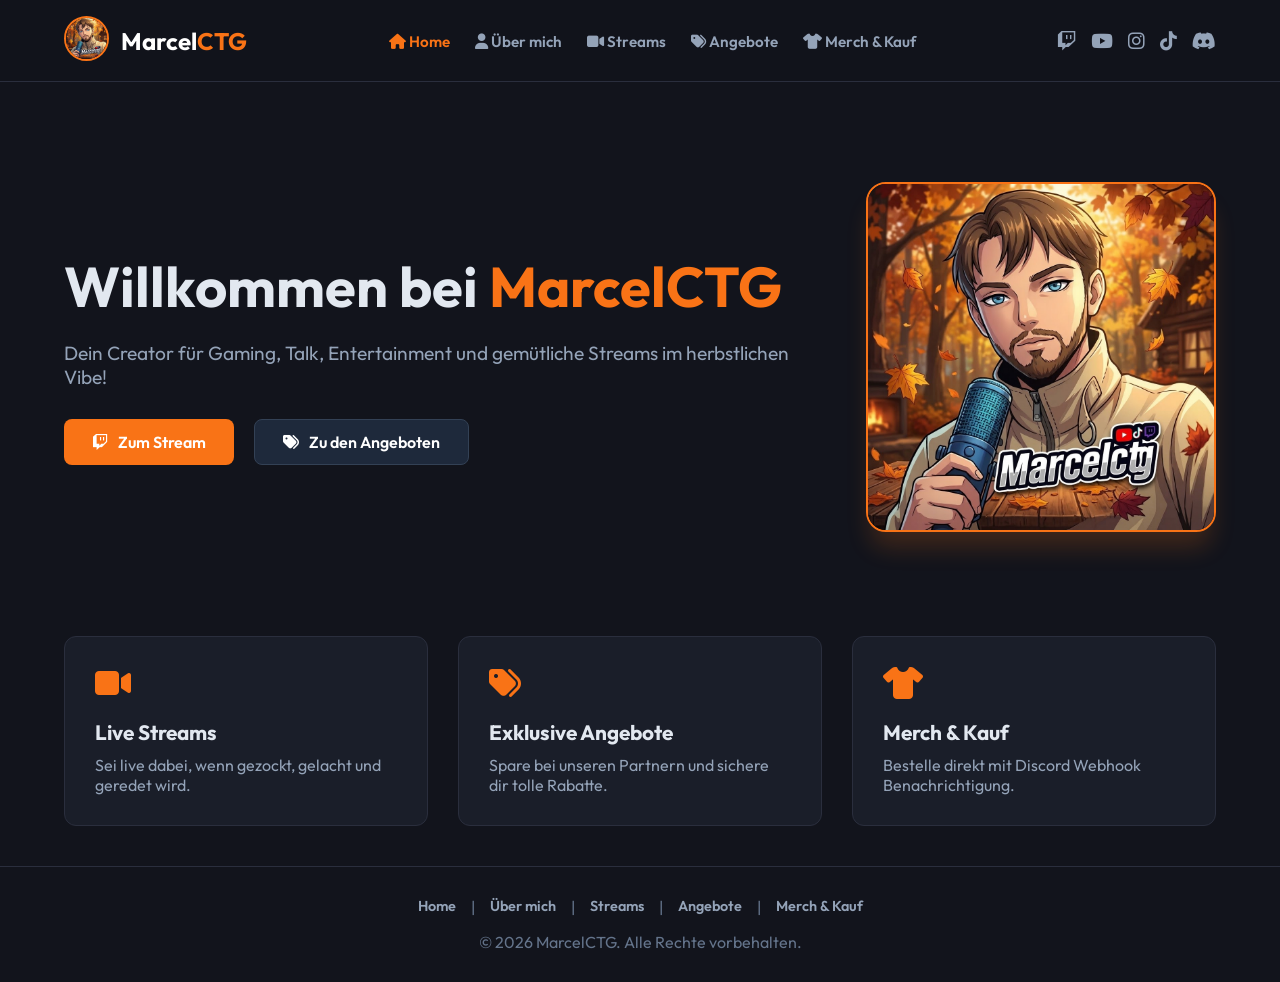
<file: index.html>
<!DOCTYPE html>
<html lang="de">
<head>
    <meta charset="UTF-8">
    <meta name="viewport" content="width=device-width, initial-scale=1.0">
    <title>MarcelCTG - Home</title>
    <link rel="stylesheet" href="style.css">
    <link rel="stylesheet" href="https://cdnjs.cloudflare.com/ajax/libs/font-awesome/6.4.0/css/all.min.css">
</head>
<body>
    <header>
        <div class="logo-container">
            <a href="index.html"><img src="logo.jpg" alt="MarcelCTG Logo"></a>
            <a href="index.html" style="text-decoration: none;"><span class="logo-text">Marcel<span>CTG</span></span></a>
        </div>
        <nav>
            <ul>
                <li><a href="index.html" class="active"><i class="fas fa-home"></i> Home</a></li>
                <li><a href="about.html"><i class="fas fa-user"></i> Über mich</a></li>
                <li><a href="streams.html"><i class="fas fa-video"></i> Streams</a></li>
                <li><a href="offers.html"><i class="fas fa-tags"></i> Angebote</a></li>
                <li><a href="merch.html"><i class="fas fa-tshirt"></i> Merch & Kauf</a></li>
            </ul>
        </nav>
        <div class="header-socials">
            <a href="https://m.twitch.tv/marcelctg" target="_blank" title="Twitch"><i class="fab fa-twitch"></i></a>
            <a href="https://youtube.com/@marcelctg" target="_blank" title="YouTube"><i class="fab fa-youtube"></i></a>
            <a href="https://www.instagram.com/marcelctg" target="_blank" title="Instagram"><i class="fab fa-instagram"></i></a>
            <a href="https://www.tiktok.com/@marcelctg_officel_de" target="_blank" title="TikTok"><i class="fab fa-tiktok"></i></a>
            <a href="https://discord.gg/FCPZFVmgxz" target="_blank" title="Discord"><i class="fab fa-discord"></i></a>
        </div>
    </header>

    <main>
        <section class="hero">
            <div class="hero-content">
                <h1>Willkommen bei <span>MarcelCTG</span></h1>
                <p>Dein Creator für Gaming, Talk, Entertainment und gemütliche Streams im herbstlichen Vibe!</p>
                <div class="hero-buttons">
                    <a href="https://m.twitch.tv/marcelctg" target="_blank" class="btn primary"><i class="fab fa-twitch"></i> Zum Stream</a>
                    <a href="offers.html" class="btn secondary"><i class="fas fa-tags"></i> Zu den Angeboten</a>
                </div>
            </div>
            <div class="hero-image">
                <img src="logo.jpg" alt="MarcelCTG Avatar">
            </div>
        </section>

        <section class="features">
            <div class="card" onclick="location.href='streams.html';" style="cursor: pointer;">
                <i class="fas fa-video fa-2x"></i>
                <h3>Live Streams</h3>
                <p>Sei live dabei, wenn gezockt, gelacht und geredet wird.</p>
            </div>
            <div class="card" onclick="location.href='offers.html';" style="cursor: pointer;">
                <i class="fas fa-tags fa-2x"></i>
                <h3>Exklusive Angebote</h3>
                <p>Spare bei unseren Partnern und sichere dir tolle Rabatte.</p>
            </div>
            <div class="card" onclick="location.href='merch.html';" style="cursor: pointer;">
                <i class="fas fa-tshirt fa-2x"></i>
                <h3>Merch & Kauf</h3>
                <p>Bestelle direkt mit Discord Webhook Benachrichtigung.</p>
            </div>
        </section>
    </main>

    <footer>
        <div class="footer-links">
            <a href="index.html">Home</a> | 
            <a href="about.html">Über mich</a> | 
            <a href="streams.html">Streams</a> | 
            <a href="offers.html">Angebote</a> | 
            <a href="merch.html">Merch & Kauf</a>
        </div>
        <p>&copy; 2026 MarcelCTG. Alle Rechte vorbehalten.</p>
    </footer>
</body>
</html>
</file>
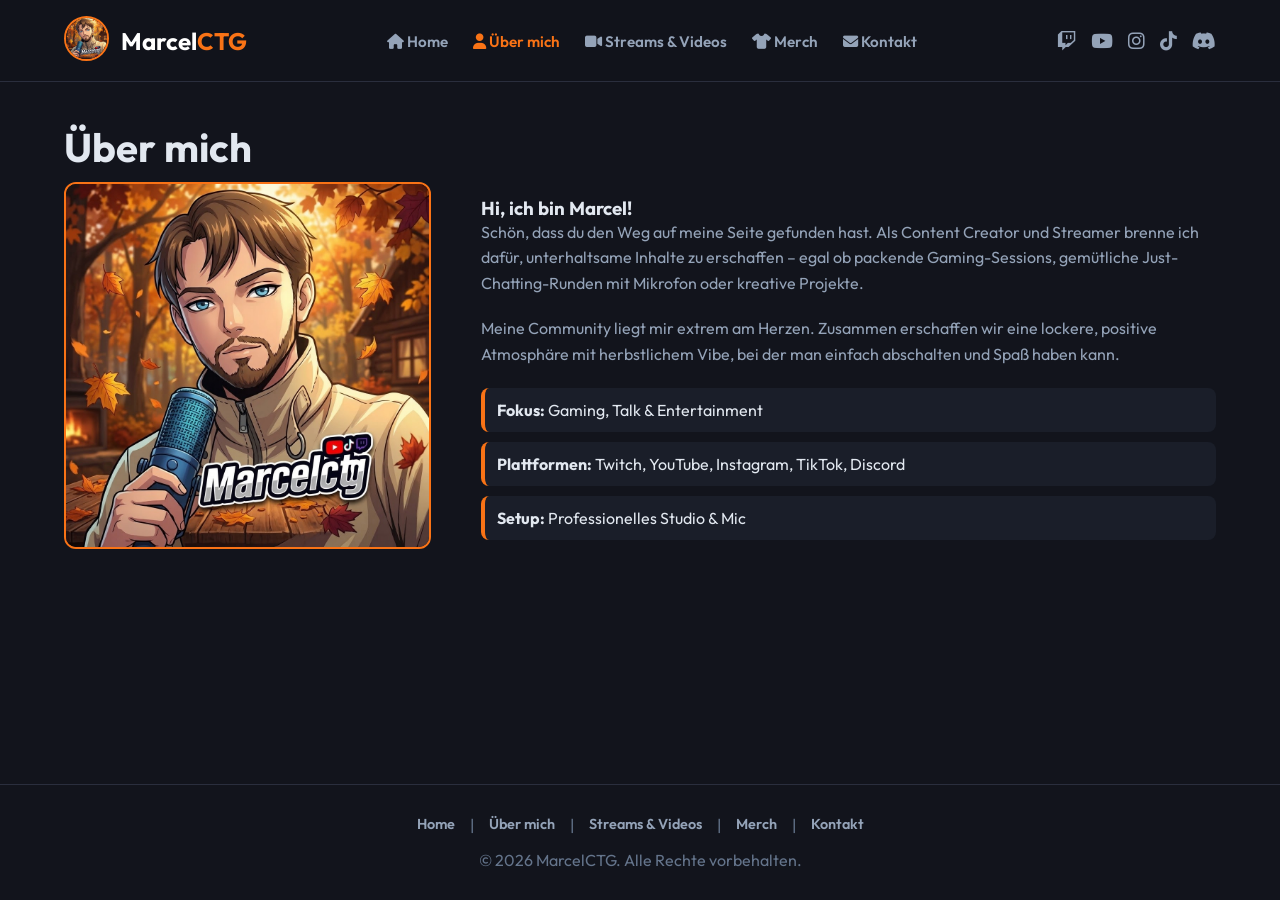
<file: about.html>
<!DOCTYPE html>
<html lang="de">
<head>
    <meta charset="UTF-8">
    <meta name="viewport" content="width=device-width, initial-scale=1.0">
    <title>MarcelCTG - Über mich</title>
    <link rel="stylesheet" href="style.css">
    <link rel="stylesheet" href="https://cdnjs.cloudflare.com/ajax/libs/font-awesome/6.4.0/css/all.min.css">
</head>
<body>
    <header>
        <div class="logo-container">
            <a href="index.html"><img src="logo.jpg" alt="MarcelCTG Logo"></a>
            <a href="index.html" style="text-decoration: none;"><span class="logo-text">Marcel<span>CTG</span></span></a>
        </div>
        <nav>
            <ul>
                <li><a href="index.html"><i class="fas fa-home"></i> Home</a></li>
                <li><a href="about.html" class="active"><i class="fas fa-user"></i> Über mich</a></li>
                <li><a href="streams.html"><i class="fas fa-video"></i> Streams & Videos</a></li>
                <li><a href="merch.html"><i class="fas fa-tshirt"></i> Merch</a></li>
                <li><a href="contact.html"><i class="fas fa-envelope"></i> Kontakt</a></li>
            </ul>
        </nav>
        <div class="header-socials">
            <a href="https://m.twitch.tv/marcelctg" target="_blank"><i class="fab fa-twitch"></i></a>
            <a href="https://youtube.com/@marcelctg" target="_blank"><i class="fab fa-youtube"></i></a>
            <a href="https://www.instagram.com/marcelctg" target="_blank"><i class="fab fa-instagram"></i></a>
            <a href="https://www.tiktok.com/@marcelctg_officel_de" target="_blank"><i class="fab fa-tiktok"></i></a>
            <a href="https://discord.gg/FCPZFVmgxz" target="_blank"><i class="fab fa-discord"></i></a>
        </div>
    </header>

    <main class="content-page">
        <h2>Über mich</h2>
        <div class="about-grid">
            <div class="about-img">
                <img src="logo.jpg" alt="MarcelCTG Portrait">
            </div>
            <div class="about-text">
                <h3>Hi, ich bin Marcel!</h3>
                <p>Schön, dass du den Weg auf meine Seite gefunden hast. Als Content Creator und Streamer brenne ich dafür, unterhaltsame Inhalte zu erschaffen – egal ob packende Gaming-Sessions, gemütliche Just-Chatting-Runden mit Mikrofon oder kreative Projekte.</p>
                <p>Meine Community liegt mir extrem am Herzen. Zusammen erschaffen wir eine lockere, positive Atmosphäre mit herbstlichem Vibe, bei der man einfach abschalten und Spaß haben kann.</p>
                <div class="specs">
                    <div class="spec-item"><strong>Fokus:</strong> Gaming, Talk & Entertainment</div>
                    <div class="spec-item"><strong>Plattformen:</strong> Twitch, YouTube, Instagram, TikTok, Discord</div>
                    <div class="spec-item"><strong>Setup:</strong> Professionelles Studio & Mic</div>
                </div>
            </div>
        </div>
    </main>

    <footer>
        <div class="footer-links">
            <a href="index.html">Home</a> | 
            <a href="about.html">Über mich</a> | 
            <a href="streams.html">Streams & Videos</a> | 
            <a href="merch.html">Merch</a> | 
            <a href="contact.html">Kontakt</a>
        </div>
        <p>&copy; 2026 MarcelCTG. Alle Rechte vorbehalten.</p>
    </footer>
</body>
</html>
</file>
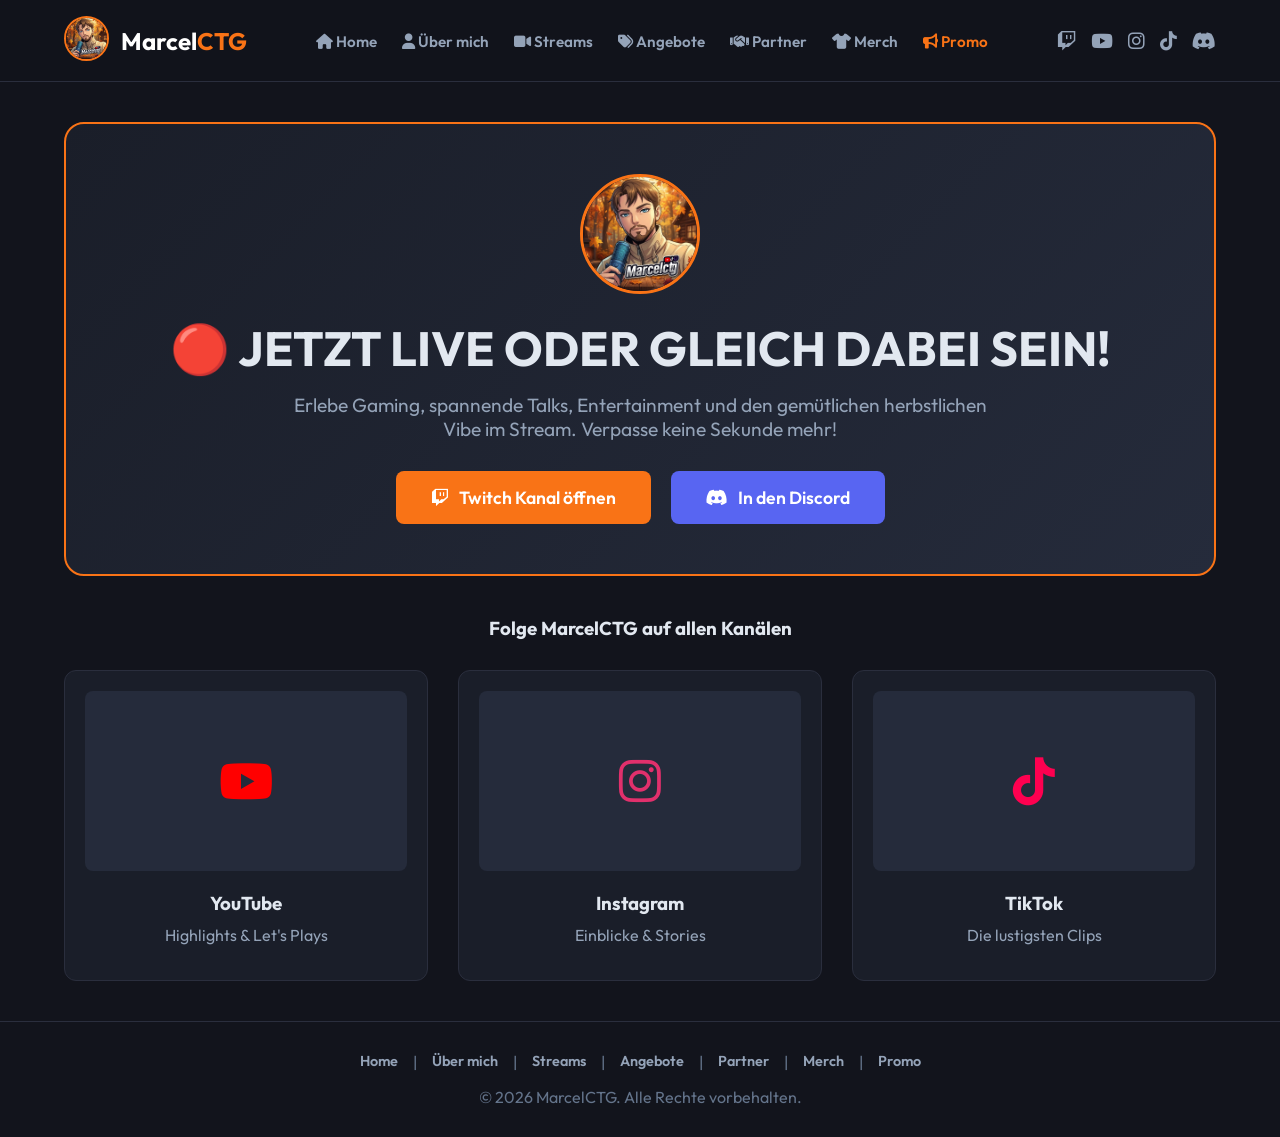
<file: ads.html>
<!DOCTYPE html>
<html lang="de">
<head>
    <meta charset="UTF-8">
    <meta name="viewport" content="width=device-width, initial-scale=1.0">
    <title>MarcelCTG - Live Stream Promo</title>
    <link rel="stylesheet" href="style.css">
    <link rel="stylesheet" href="https://cdnjs.cloudflare.com/ajax/libs/font-awesome/6.4.0/css/all.min.css">
    <style>
        @keyframes pulseGlow {
            0% { box-shadow: 0 0 15px rgba(249, 115, 22, 0.4); transform: scale(1); }
            50% { box-shadow: 0 0 35px rgba(249, 115, 22, 0.8); transform: scale(1.02); }
            100% { box-shadow: 0 0 15px rgba(249, 115, 22, 0.4); transform: scale(1); }
        }
        @keyframes floatAnim {
            0% { transform: translateY(0px); }
            50% { transform: translateY(-10px); }
            100% { transform: translateY(0px); }
        }
        .promo-banner {
            background: linear-gradient(135deg, #1a1e29 0%, #252b3b 100%);
            border: 2px solid #f97316;
            border-radius: 20px;
            padding: 50px;
            text-align: center;
            animation: pulseGlow 3s infinite ease-in-out;
            margin-bottom: 40px;
        }
        .promo-logo {
            width: 120px;
            height: 120px;
            border-radius: 50%;
            border: 3px solid #f97316;
            object-fit: cover;
            margin-bottom: 20px;
            animation: floatAnim 4s infinite ease-in-out;
        }
    </style>
</head>
<body>
    <header>
        <div class="logo-container">
            <a href="index.html"><img src="logo.jpg" alt="MarcelCTG Logo"></a>
            <a href="index.html" style="text-decoration: none;"><span class="logo-text">Marcel<span>CTG</span></span></a>
        </div>
        <nav>
            <ul>
                <li><a href="index.html"><i class="fas fa-home"></i> Home</a></li>
                <li><a href="about.html"><i class="fas fa-user"></i> Über mich</a></li>
                <li><a href="streams.html"><i class="fas fa-video"></i> Streams</a></li>
                <li><a href="offers.html"><i class="fas fa-tags"></i> Angebote</a></li>
                <li><a href="partners.html"><i class="fas fa-handshake"></i> Partner</a></li>
                <li><a href="merch.html"><i class="fas fa-tshirt"></i> Merch</a></li>
                <li><a href="ads.html" class="active"><i class="fas fa-bullhorn"></i> Promo</a></li>
            </ul>
        </nav>
        <div class="header-socials">
            <a href="https://m.twitch.tv/marcelctg" target="_blank"><i class="fab fa-twitch"></i></a>
            <a href="https://youtube.com/@marcelctg" target="_blank"><i class="fab fa-youtube"></i></a>
            <a href="https://www.instagram.com/marcelctg" target="_blank"><i class="fab fa-instagram"></i></a>
            <a href="https://www.tiktok.com/@marcelctg_officel_de" target="_blank"><i class="fab fa-tiktok"></i></a>
            <a href="https://discord.gg/FCPZFVmgxz" target="_blank"><i class="fab fa-discord"></i></a>
        </div>
    </header>

    <main class="content-page">
        <div class="promo-banner">
            <img src="logo.jpg" alt="MarcelCTG" class="promo-logo">
            <h2 style="font-size: 3rem; margin-bottom: 15px;">🔴 JETZT LIVE ODER GLEICH DABEI SEIN!</h2>
            <p style="font-size: 1.2rem; color: #94a3b8; max-width: 700px; margin: 0 auto 30px auto;">
                Erlebe Gaming, spannende Talks, Entertainment und den gemütlichen herbstlichen Vibe im Stream. Verpasse keine Sekunde mehr!
            </p>
            <div style="display: flex; gap: 20px; justify-content: center; flex-wrap: wrap;">
                <a href="https://m.twitch.tv/marcelctg" target="_blank" class="btn primary" style="font-size: 1.1rem; padding: 15px 35px;"><i class="fab fa-twitch"></i> Twitch Kanal öffnen</a>
                <a href="https://discord.gg/FCPZFVmgxz" target="_blank" class="btn discord" style="font-size: 1.1rem; padding: 15px 35px;"><i class="fab fa-discord"></i> In den Discord</a>
            </div>
        </div>

        <h3 class="section-title" style="text-align: center; margin-bottom: 30px;">Folge MarcelCTG auf allen Kanälen</h3>
        <div class="merch-grid">
            <div class="merch-card" onclick="window.open('https://youtube.com/@marcelctg', '_blank');" style="cursor: pointer; text-align: center;">
                <div class="merch-img" style="color: #FF0000;"><i class="fab fa-youtube fa-3x"></i></div>
                <h3>YouTube</h3>
                <p style="color: #94a3b8;">Highlights & Let's Plays</p>
            </div>
            <div class="merch-card" onclick="window.open('https://www.instagram.com/marcelctg', '_blank');" style="cursor: pointer; text-align: center;">
                <div class="merch-img" style="color: #E1306C;"><i class="fab fa-instagram fa-3x"></i></div>
                <h3>Instagram</h3>
                <p style="color: #94a3b8;">Einblicke & Stories</p>
            </div>
            <div class="merch-card" onclick="window.open('https://www.tiktok.com/@marcelctg_officel_de', '_blank');" style="cursor: pointer; text-align: center;">
                <div class="merch-img" style="color: #ff0050;"><i class="fab fa-tiktok fa-3x"></i></div>
                <h3>TikTok</h3>
                <p style="color: #94a3b8;">Die lustigsten Clips</p>
            </div>
        </div>
    </main>

    <footer>
        <div class="footer-links">
            <a href="index.html">Home</a> | 
            <a href="about.html">Über mich</a> | 
            <a href="streams.html">Streams</a> | 
            <a href="offers.html">Angebote</a> | 
            <a href="partners.html">Partner</a> | 
            <a href="merch.html">Merch</a> | 
            <a href="ads.html">Promo</a>
        </div>
        <p>&copy; 2026 MarcelCTG. Alle Rechte vorbehalten.</p>
    </footer>
</body>
</html>
</file>
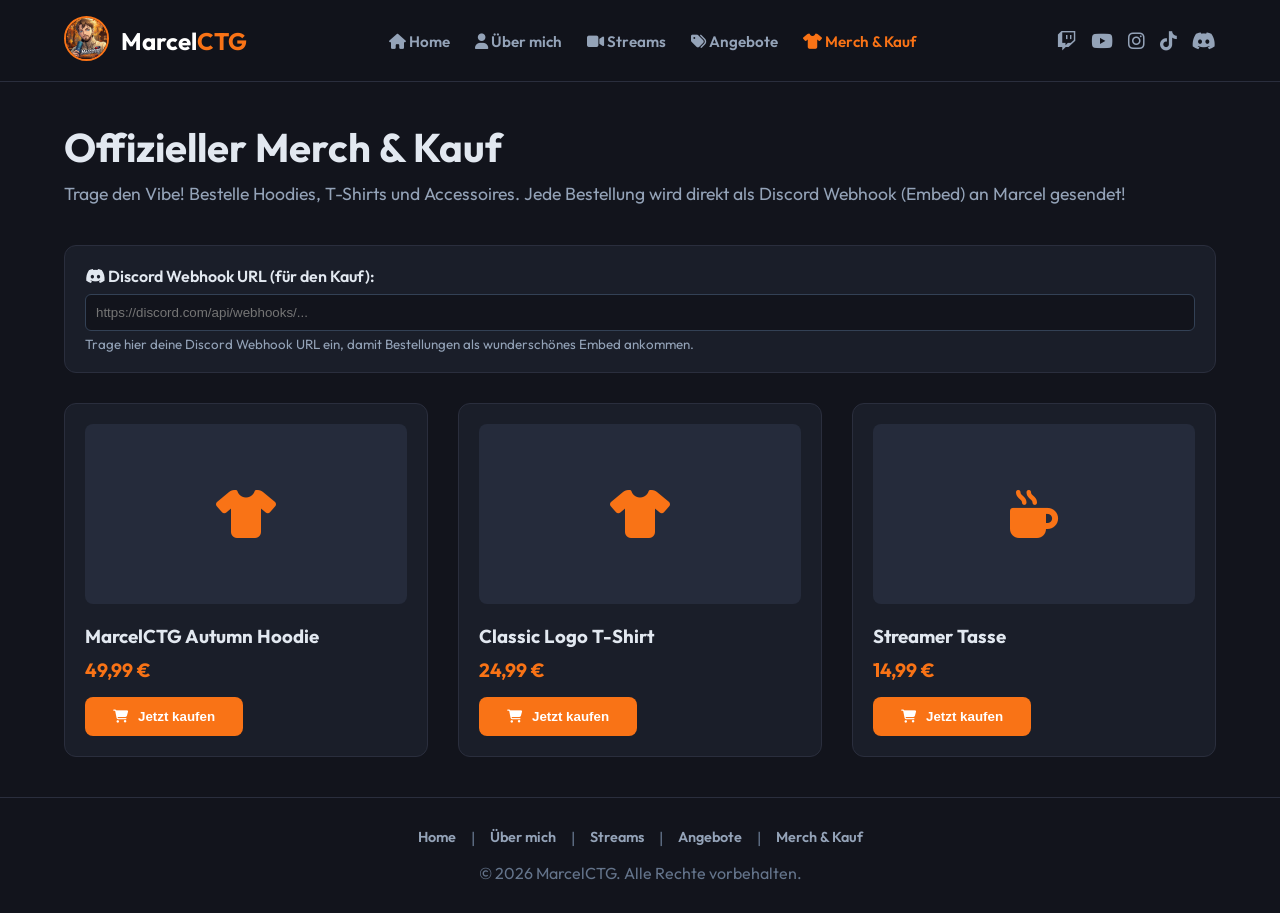
<file: merch.html>
<!DOCTYPE html>
<html lang="de">
<head>
    <meta charset="UTF-8">
    <meta name="viewport" content="width=device-width, initial-scale=1.0">
    <title>MarcelCTG - Merch & Kauf</title>
    <link rel="stylesheet" href="style.css">
    <link rel="stylesheet" href="https://cdnjs.cloudflare.com/ajax/libs/font-awesome/6.4.0/css/all.min.css">
</head>
<body>
    <header>
        <div class="logo-container">
            <a href="index.html"><img src="logo.jpg" alt="MarcelCTG Logo"></a>
            <a href="index.html" style="text-decoration: none;"><span class="logo-text">Marcel<span>CTG</span></span></a>
        </div>
        <nav>
            <ul>
                <li><a href="index.html"><i class="fas fa-home"></i> Home</a></li>
                <li><a href="about.html"><i class="fas fa-user"></i> Über mich</a></li>
                <li><a href="streams.html"><i class="fas fa-video"></i> Streams</a></li>
                <li><a href="offers.html"><i class="fas fa-tags"></i> Angebote</a></li>
                <li><a href="merch.html" class="active"><i class="fas fa-tshirt"></i> Merch & Kauf</a></li>
            </ul>
        </nav>
        <div class="header-socials">
            <a href="https://m.twitch.tv/marcelctg" target="_blank"><i class="fab fa-twitch"></i></a>
            <a href="https://youtube.com/@marcelctg" target="_blank"><i class="fab fa-youtube"></i></a>
            <a href="https://www.instagram.com/marcelctg" target="_blank"><i class="fab fa-instagram"></i></a>
            <a href="https://www.tiktok.com/@marcelctg_officel_de" target="_blank"><i class="fab fa-tiktok"></i></a>
            <a href="https://discord.gg/FCPZFVmgxz" target="_blank"><i class="fab fa-discord"></i></a>
        </div>
    </header>

    <main class="content-page">
        <h2>Offizieller Merch & Kauf</h2>
        <p class="subtitle">Trage den Vibe! Bestelle Hoodies, T-Shirts und Accessoires. Jede Bestellung wird direkt als Discord Webhook (Embed) an Marcel gesendet!</p>

        <!-- Webhook Configuration Box -->
        <div class="webhook-box" style="background: #1a1e29; border: 1px solid #2a2e3d; padding: 20px; border-radius: 12px; margin-bottom: 30px;">
            <label for="webhookUrl" style="display: block; font-weight: 600; margin-bottom: 8px;"><i class="fab fa-discord"></i> Discord Webhook URL (für den Kauf):</label>
            <input type="url" id="webhookUrl" placeholder="https://discord.com/api/webhooks/..." style="width: 100%; padding: 10px; background: #12141c; border: 1px solid #334155; border-radius: 6px; color: #fff;">
            <small style="color: #94a3b8; display: block; margin-top: 5px;">Trage hier deine Discord Webhook URL ein, damit Bestellungen als wunderschönes Embed ankommen.</small>
        </div>

        <div class="merch-grid">
            <div class="merch-card">
                <div class="merch-img"><i class="fas fa-tshirt fa-3x"></i></div>
                <h3>MarcelCTG Autumn Hoodie</h3>
                <p class="price">49,99 €</p>
                <button class="btn primary" onclick="openCheckout('MarcelCTG Autumn Hoodie', '49,99 €')"><i class="fas fa-shopping-cart"></i> Jetzt kaufen</button>
            </div>
            <div class="merch-card">
                <div class="merch-img"><i class="fas fa-tshirt fa-3x"></i></div>
                <h3>Classic Logo T-Shirt</h3>
                <p class="price">24,99 €</p>
                <button class="btn primary" onclick="openCheckout('Classic Logo T-Shirt', '24,99 €')"><i class="fas fa-shopping-cart"></i> Jetzt kaufen</button>
            </div>
            <div class="merch-card">
                <div class="merch-img"><i class="fas fa-mug-hot fa-3x"></i></div>
                <h3>Streamer Tasse</h3>
                <p class="price">14,99 €</p>
                <button class="btn primary" onclick="openCheckout('Streamer Tasse', '14,99 €')"><i class="fas fa-shopping-cart"></i> Jetzt kaufen</button>
            </div>
        </div>
    </main>

    <!-- Checkout Modal -->
    <div id="checkoutModal" style="display:none; position:fixed; top:0; left:0; width:100%; height:100%; background:rgba(0,0,0,0.8); z-index:2000; justify-content:center; align-items:center;">
        <div style="background:#1a1e29; border:1px solid #2a2e3d; padding:30px; border-radius:12px; width:90%; max-width:500px; position:relative;">
            <h3 id="modalTitle" style="margin-bottom:15px; color:#f97316;">Kaufabwicklung</h3>
            <form id="checkoutForm" onsubmit="submitOrder(event)">
                <div class="form-group">
                    <label>Produkt</label>
                    <input type="text" id="orderProduct" readonly style="background:#12141c; color:#94a3b8;">
                </div>
                <div class="form-group">
                    <label>Preis</label>
                    <input type="text" id="orderPrice" readonly style="background:#12141c; color:#94a3b8;">
                </div>
                <div class="form-group">
                    <label for="buyerName">Dein Name / Discord Tag</label>
                    <input type="text" id="buyerName" required placeholder="z.B. Max / Max#1234">
                </div>
                <div class="form-group">
                    <label for="buyerAddress">Lieferadresse / Notiz</label>
                    <textarea id="buyerAddress" rows="3" required placeholder="Straße, Hausnummer, PLZ, Ort..."></textarea>
                </div>
                <div style="display:flex; gap:10px; margin-top:20px;">
                    <button type="submit" class="btn primary" style="flex:1;">Bestellung absenden</button>
                    <button type="button" class="btn secondary" onclick="closeCheckout()">Abbrechen</button>
                </div>
            </form>
        </div>
    </div>

    <footer>
        <div class="footer-links">
            <a href="index.html">Home</a> | 
            <a href="about.html">Über mich</a> | 
            <a href="streams.html">Streams</a> | 
            <a href="offers.html">Angebote</a> | 
            <a href="merch.html">Merch & Kauf</a>
        </div>
        <p>&copy; 2026 MarcelCTG. Alle Rechte vorbehalten.</p>
    </footer>

    <script>
        function openCheckout(product, price) {
            document.getElementById('orderProduct').value = product;
            document.getElementById('orderPrice').value = price;
            document.getElementById('checkoutModal').style.display = 'flex';
        }
        function closeCheckout() {
            document.getElementById('checkoutModal').style.display = 'none';
        }
        async function submitOrder(e) {
            e.preventDefault();
            const webhookUrl = document.getElementById('webhookUrl').value.trim();
            if(!webhookUrl) {
                alert('Bitte trage oben eine gültige Discord Webhook URL ein!');
                return;
            }
            const product = document.getElementById('orderProduct').value;
            const price = document.getElementById('orderPrice').value;
            const name = document.getElementById('buyerName').value;
            const address = document.getElementById('buyerAddress').value;

            const embed = {
                title: "🛍️ Neue Bestellung im Merch Shop!",
                color: 16345638, // Orange
                fields: [
                    { name: "📦 Produkt", value: product, inline: true },
                    { name: "💶 Preis", value: price, inline: true },
                    { name: "👤 Käufer / Discord", value: name, inline: false },
                    { name: "🏠 Lieferadresse", value: address, inline: false }
                ],
                timestamp: new Date().toISOString(),
                footer: { text: "MarcelCTG Webshop System" }
            };

            try {
                const response = await fetch(webhookUrl, {
                    method: 'POST',
                    headers: { 'Content-Type': 'application/json' },
                    body: JSON.stringify({ embeds: [embed] })
                });
                if(response.ok || response.type === 'opaque') {
                    alert('Bestellung erfolgreich an Discord gesendet!');
                    closeCheckout();
                    document.getElementById('checkoutForm').reset();
                } else {
                    alert('Fehler beim Senden an Discord. Bitte Webhook prüfen.');
                }
            } catch(err) {
                console.error(err);
                alert('Fehler beim Senden (CORS oder ungültige URL).');
            }
        }
    </script>
</body>
</html>
</file>
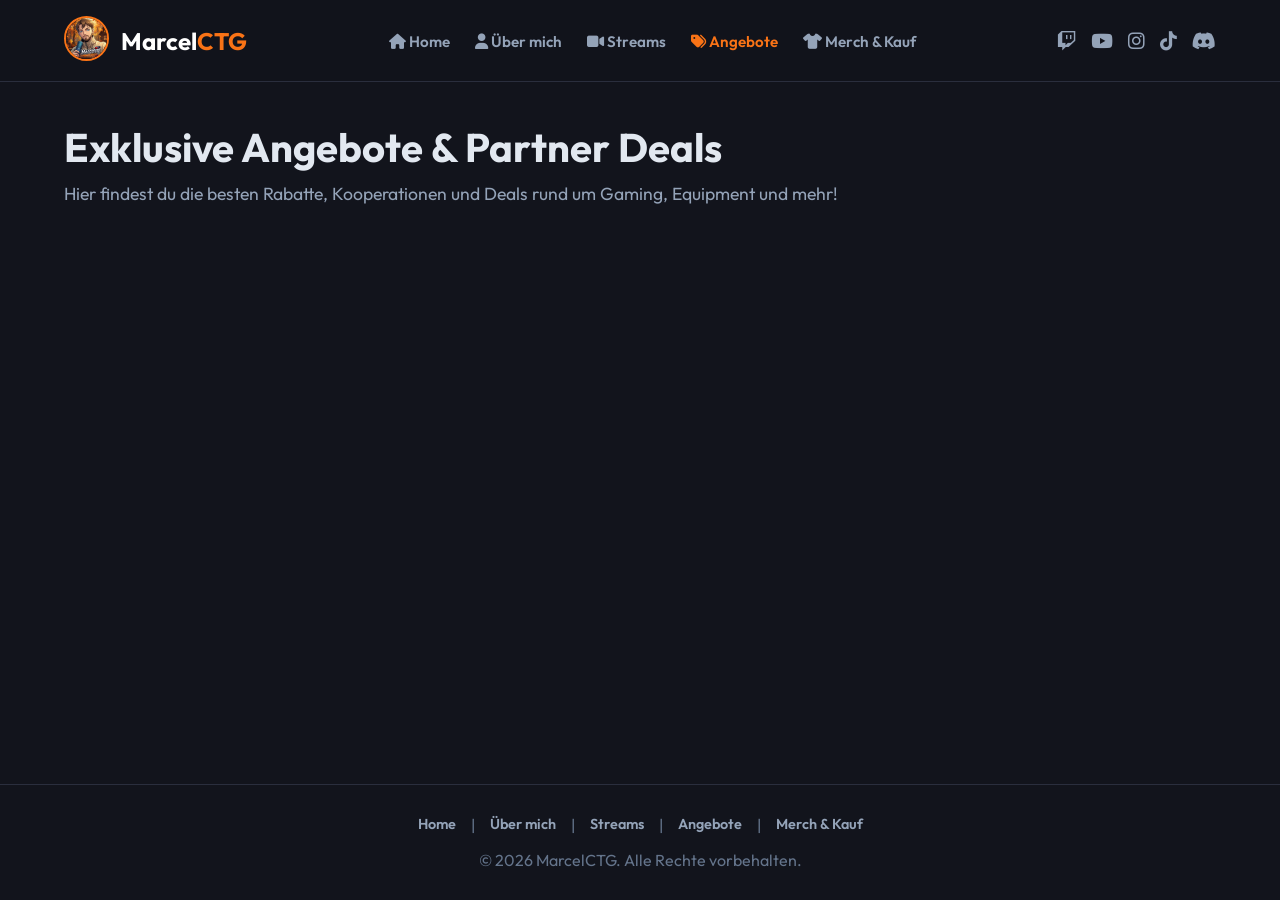
<file: offers.html>
<!DOCTYPE html>
<html lang="de">
<head>
    <meta charset="UTF-8">
    <meta name="viewport" content="width=device-width, initial-scale=1.0">
    <title>MarcelCTG - Angebote & Deals</title>
    <link rel="stylesheet" href="style.css">
    <link rel="stylesheet" href="https://cdnjs.cloudflare.com/ajax/libs/font-awesome/6.4.0/css/all.min.css">
</head>
<body>
    <header>
        <div class="logo-container">
            <a href="index.html"><img src="logo.jpg" alt="MarcelCTG Logo"></a>
            <a href="index.html" style="text-decoration: none;"><span class="logo-text">Marcel<span>CTG</span></span></a>
        </div>
        <nav>
            <ul>
                <li><a href="index.html"><i class="fas fa-home"></i> Home</a></li>
                <li><a href="about.html"><i class="fas fa-user"></i> Über mich</a></li>
                <li><a href="streams.html"><i class="fas fa-video"></i> Streams</a></li>
                <li><a href="offers.html" class="active"><i class="fas fa-tags"></i> Angebote</a></li>
                <li><a href="merch.html"><i class="fas fa-tshirt"></i> Merch & Kauf</a></li>
            </ul>
        </nav>
        <div class="header-socials">
            <a href="https://m.twitch.tv/marcelctg" target="_blank"><i class="fab fa-twitch"></i></a>
            <a href="https://youtube.com/@marcelctg" target="_blank"><i class="fab fa-youtube"></i></a>
            <a href="https://www.instagram.com/marcelctg" target="_blank"><i class="fab fa-instagram"></i></a>
            <a href="https://www.tiktok.com/@marcelctg_officel_de" target="_blank"><i class="fab fa-tiktok"></i></a>
            <a href="https://discord.gg/FCPZFVmgxz" target="_blank"><i class="fab fa-discord"></i></a>
        </div>
    </header>

    <main class="content-page">
        <h2>Exklusive Angebote & Partner Deals</h2>
        <p class="subtitle">Hier findest du die besten Rabatte, Kooperationen und Deals rund um Gaming, Equipment und mehr!</p>
        <div>
        
            
        </div>
    </main>

    <footer>
        <div class="footer-links">
            <a href="index.html">Home</a> | 
            <a href="about.html">Über mich</a> | 
            <a href="streams.html">Streams</a> | 
            <a href="offers.html">Angebote</a> | 
            <a href="merch.html">Merch & Kauf</a>
        </div>
        <p>&copy; 2026 MarcelCTG. Alle Rechte vorbehalten.</p>
    </footer>
</body>
</html>
</file>
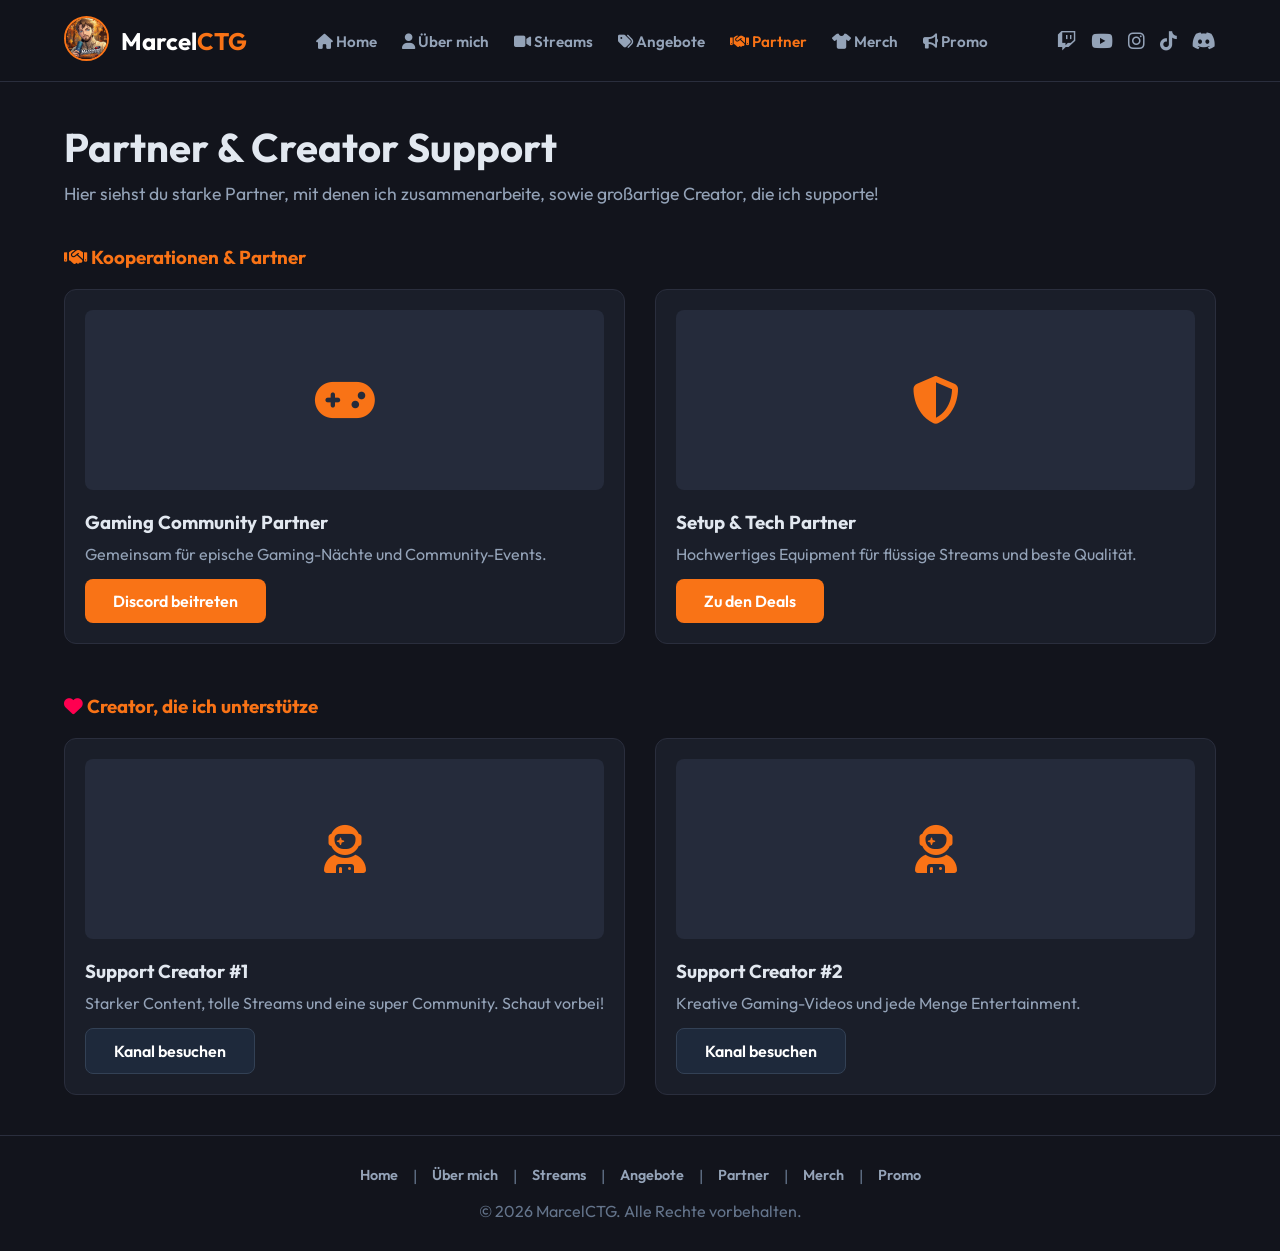
<file: partners.html>
<!DOCTYPE html>
<html lang="de">
<head>
    <meta charset="UTF-8">
    <meta name="viewport" content="width=device-width, initial-scale=1.0">
    <title>MarcelCTG - Partner & Support</title>
    <link rel="stylesheet" href="style.css">
    <link rel="stylesheet" href="https://cdnjs.cloudflare.com/ajax/libs/font-awesome/6.4.0/css/all.min.css">
</head>
<body>
    <header>
        <div class="logo-container">
            <a href="index.html"><img src="logo.jpg" alt="MarcelCTG Logo"></a>
            <a href="index.html" style="text-decoration: none;"><span class="logo-text">Marcel<span>CTG</span></span></a>
        </div>
        <nav>
            <ul>
                <li><a href="index.html"><i class="fas fa-home"></i> Home</a></li>
                <li><a href="about.html"><i class="fas fa-user"></i> Über mich</a></li>
                <li><a href="streams.html"><i class="fas fa-video"></i> Streams</a></li>
                <li><a href="offers.html"><i class="fas fa-tags"></i> Angebote</a></li>
                <li><a href="partners.html" class="active"><i class="fas fa-handshake"></i> Partner</a></li>
                <li><a href="merch.html"><i class="fas fa-tshirt"></i> Merch</a></li>
                <li><a href="ads.html"><i class="fas fa-bullhorn"></i> Promo</a></li>
            </ul>
        </nav>
        <div class="header-socials">
            <a href="https://m.twitch.tv/marcelctg" target="_blank"><i class="fab fa-twitch"></i></a>
            <a href="https://youtube.com/@marcelctg" target="_blank"><i class="fab fa-youtube"></i></a>
            <a href="https://www.instagram.com/marcelctg" target="_blank"><i class="fab fa-instagram"></i></a>
            <a href="https://www.tiktok.com/@marcelctg_officel_de" target="_blank"><i class="fab fa-tiktok"></i></a>
            <a href="https://discord.gg/FCPZFVmgxz" target="_blank"><i class="fab fa-discord"></i></a>
        </div>
    </header>

    <main class="content-page">
        <h2>Partner & Creator Support</h2>
        <p class="subtitle">Hier siehst du starke Partner, mit denen ich zusammenarbeite, sowie großartige Creator, die ich supporte!</p>

        <h3 style="color: #f97316; margin-bottom: 20px;"><i class="fas fa-handshake"></i> Kooperationen & Partner</h3>
        <div class="merch-grid" style="margin-bottom: 50px;">
            <div class="merch-card">
                <div class="merch-img"><i class="fas fa-gamepad fa-3x"></i></div>
                <h3>Gaming Community Partner</h3>
                <p style="color: #94a3b8; margin-bottom: 15px;">Gemeinsam für epische Gaming-Nächte und Community-Events.</p>
                <a href="https://discord.gg/FCPZFVmgxz" target="_blank" class="btn primary">Discord beitreten</a>
            </div>
            <div class="merch-card">
                <div class="merch-img"><i class="fas fa-shield-alt fa-3x"></i></div>
                <h3>Setup & Tech Partner</h3>
                <p style="color: #94a3b8; margin-bottom: 15px;">Hochwertiges Equipment für flüssige Streams und beste Qualität.</p>
                <a href="offers.html" class="btn primary">Zu den Deals</a>
            </div>
        </div>

        <h3 style="color: #f97316; margin-bottom: 20px;"><i class="fas fa-heart" style="color: #ff0050;"></i> Creator, die ich unterstütze</h3>
        <div class="merch-grid">
            <div class="merch-card">
                <div class="merch-img"><i class="fas fa-user-astronaut fa-3x"></i></div>
                <h3>Support Creator #1</h3>
                <p style="color: #94a3b8; margin-bottom: 15px;">Starker Content, tolle Streams und eine super Community. Schaut vorbei!</p>
                <a href="https://m.twitch.tv/marcelctg" target="_blank" class="btn secondary">Kanal besuchen</a>
            </div>
            <div class="merch-card">
                <div class="merch-img"><i class="fas fa-user-astronaut fa-3x"></i></div>
                <h3>Support Creator #2</h3>
                <p style="color: #94a3b8; margin-bottom: 15px;">Kreative Gaming-Videos und jede Menge Entertainment.</p>
                <a href="https://youtube.com/@marcelctg" target="_blank" class="btn secondary">Kanal besuchen</a>
            </div>
        </div>
    </main>

    <footer>
        <div class="footer-links">
            <a href="index.html">Home</a> | 
            <a href="about.html">Über mich</a> | 
            <a href="streams.html">Streams</a> | 
            <a href="offers.html">Angebote</a> | 
            <a href="partners.html">Partner</a> | 
            <a href="merch.html">Merch</a> | 
            <a href="ads.html">Promo</a>
        </div>
        <p>&copy; 2026 MarcelCTG. Alle Rechte vorbehalten.</p>
    </footer>
</body>
</html>
</file>
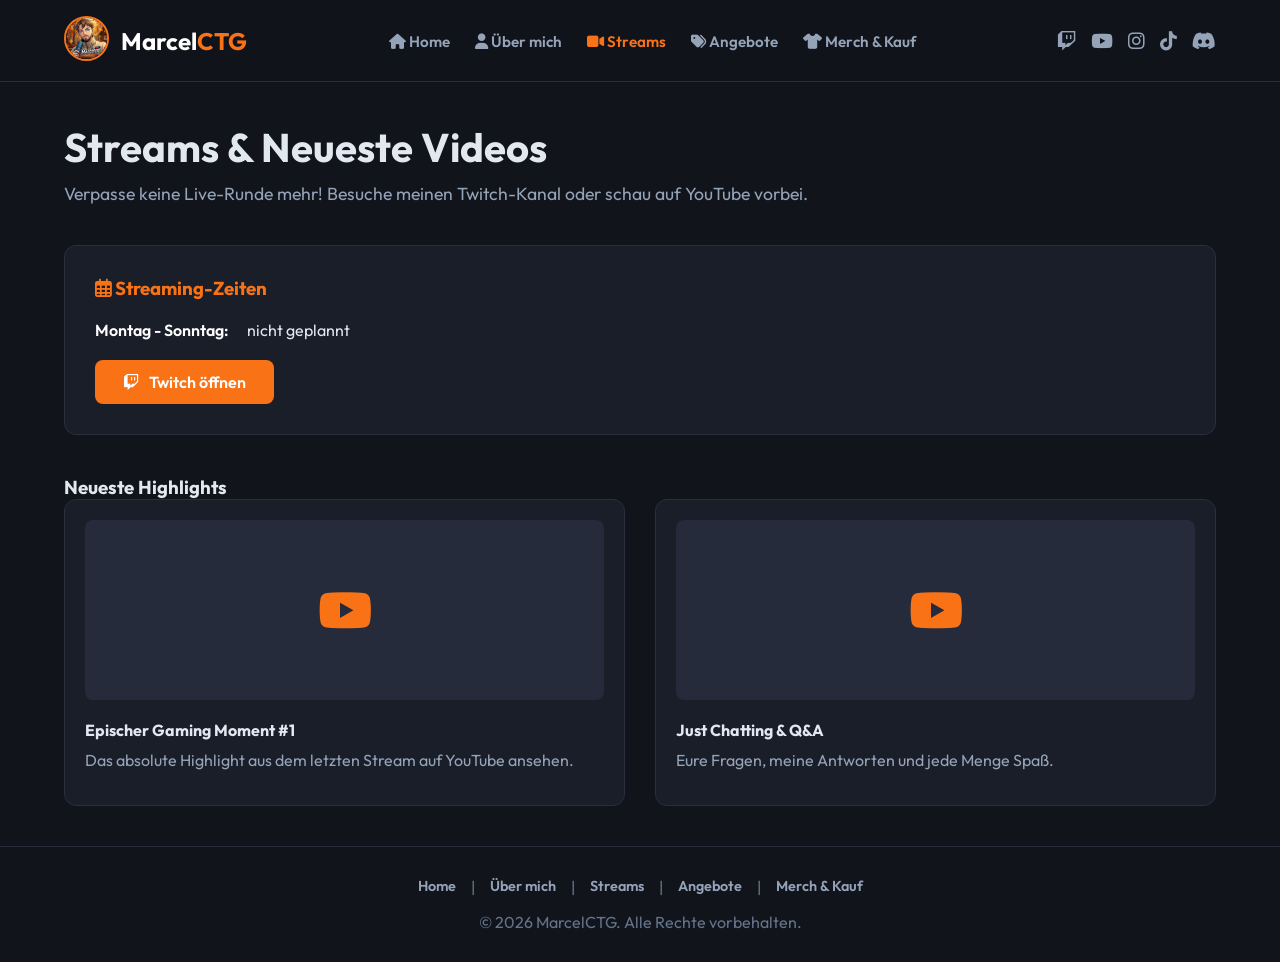
<file: streams.html>
<!DOCTYPE html>
<html lang="de">
<head>
    <meta charset="UTF-8">
    <meta name="viewport" content="width=device-width, initial-scale=1.0">
    <title>MarcelCTG - Streams & Videos</title>
    <link rel="stylesheet" href="style.css">
    <link rel="stylesheet" href="https://cdnjs.cloudflare.com/ajax/libs/font-awesome/6.4.0/css/all.min.css">
</head>
<body>
    <header>
        <div class="logo-container">
            <a href="index.html"><img src="logo.jpg" alt="MarcelCTG Logo"></a>
            <a href="index.html" style="text-decoration: none;"><span class="logo-text">Marcel<span>CTG</span></span></a>
        </div>
        <nav>
            <ul>
                <li><a href="index.html"><i class="fas fa-home"></i> Home</a></li>
                <li><a href="about.html"><i class="fas fa-user"></i> Über mich</a></li>
                <li><a href="streams.html" class="active"><i class="fas fa-video"></i> Streams</a></li>
                <li><a href="offers.html"><i class="fas fa-tags"></i> Angebote</a></li>
                <li><a href="merch.html"><i class="fas fa-tshirt"></i> Merch & Kauf</a></li>
            </ul>
        </nav>
        <div class="header-socials">
            <a href="https://m.twitch.tv/marcelctg" target="_blank"><i class="fab fa-twitch"></i></a>
            <a href="https://youtube.com/@marcelctg" target="_blank"><i class="fab fa-youtube"></i></a>
            <a href="https://www.instagram.com/marcelctg" target="_blank"><i class="fab fa-instagram"></i></a>
            <a href="https://www.tiktok.com/@marcelctg_officel_de" target="_blank"><i class="fab fa-tiktok"></i></a>
            <a href="https://discord.gg/FCPZFVmgxz" target="_blank"><i class="fab fa-discord"></i></a>
        </div>
    </header>

    <main class="content-page">
        <h2>Streams & Neueste Videos</h2>
        <p class="subtitle">Verpasse keine Live-Runde mehr! Besuche meinen Twitch-Kanal oder schau auf YouTube vorbei.</p>
        
        <div class="schedule-box">
            <h3><i class="far fa-calendar-alt"></i> Streaming-Zeiten</h3>
            <ul>
                <li><span>Montag - Sonntag:</span> nicht geplannt</li>
                </ul>
            <div style="margin-top: 20px;">
                <a href="https://m.twitch.tv/marcelctg" target="_blank" class="btn primary"><i class="fab fa-twitch"></i> Twitch öffnen</a>
            </div>
        </div>

        <h3 class="section-title">Neueste Highlights</h3>
        <div class="video-grid">
            <div class="video-card" onclick="window.open('https://youtu.be/VzeC0-Wo1OA?is=RxFz40mKAuMP94TL', '_blank');" style="cursor: pointer;">
                <div class="video-thumb"><i class="fab fa-youtube fa-3x"></i></div>
                <h4>Epischer Gaming Moment #1</h4>
                <p>Das absolute Highlight aus dem letzten Stream auf YouTube ansehen.</p>
            </div>
            <div class="video-card" onclick="window.open('https://youtube.com/@marcelctg', '_blank');" style="cursor: pointer;">
                <div class="video-thumb"><i class="fab fa-youtube fa-3x"></i></div>
                <h4>Just Chatting & Q&A</h4>
                <p>Eure Fragen, meine Antworten und jede Menge Spaß.</p>
            </div>
       </div>
    </main>

    <footer>
        <div class="footer-links">
            <a href="index.html">Home</a> | 
            <a href="about.html">Über mich</a> | 
            <a href="streams.html">Streams</a> | 
            <a href="offers.html">Angebote</a> | 
            <a href="merch.html">Merch & Kauf</a>
        </div>
        <p>&copy; 2026 MarcelCTG. Alle Rechte vorbehalten.</p>
    </footer>
</body>
</html>
</file>
<file: style.css>
@import url('https://fonts.googleapis.com/css2?family=Outfit:wght@300;400;600;700&display=swap');

* {
    margin: 0;
    padding: 0;
    box-sizing: border-box;
}

body {
    font-family: 'Outfit', sans-serif;
    background-color: #12141c;
    color: #e2e8f0;
    min-height: 100vh;
    display: flex;
    flex-direction: column;
}

header {
    background: rgba(18, 20, 28, 0.95);
    backdrop-filter: blur(10px);
    border-bottom: 1px solid #2a2e3d;
    padding: 1rem 5%;
    display: flex;
    justify-content: space-between;
    align-items: center;
    position: sticky;
    top: 0;
    z-index: 1000;
}

.logo-container {
    display: flex;
    align-items: center;
    gap: 12px;
}

.logo-container img {
    width: 45px;
    height: 45px;
    border-radius: 50%;
    object-fit: cover;
    border: 2px solid #f97316;
}

.logo-text {
    font-size: 1.5rem;
    font-weight: 700;
    color: #fff;
}

.logo-text span {
    color: #f97316;
}

nav ul {
    list-style: none;
    display: flex;
    gap: 25px;
}

nav a {
    text-decoration: none;
    color: #94a3b8;
    font-weight: 600;
    font-size: 0.95rem;
    transition: color 0.3s ease;
}

nav a:hover, nav a.active {
    color: #f97316;
}

.header-socials {
    display: flex;
    gap: 15px;
}

.header-socials a {
    color: #94a3b8;
    font-size: 1.2rem;
    transition: color 0.3s ease;
}

.header-socials a:hover {
    color: #f97316;
}

main {
    flex: 1;
    max-width: 1200px;
    width: 90%;
    margin: 0 auto;
    padding: 40px 0;
}

.hero {
    display: flex;
    align-items: center;
    justify-content: space-between;
    gap: 50px;
    padding: 60px 0;
}

.hero-content h1 {
    font-size: 3.5rem;
    font-weight: 700;
    margin-bottom: 20px;
    line-height: 1.2;
}

.hero-content h1 span {
    color: #f97316;
}

.hero-content p {
    font-size: 1.2rem;
    color: #94a3b8;
    margin-bottom: 30px;
}

.hero-buttons {
    display: flex;
    gap: 20px;
    flex-wrap: wrap;
}

.btn {
    padding: 12px 28px;
    border-radius: 8px;
    font-weight: 600;
    text-decoration: none;
    transition: all 0.3s ease;
    display: inline-flex;
    align-items: center;
    gap: 10px;
    cursor: pointer;
    border: none;
}

.btn.primary {
    background: #f97316;
    color: #fff;
}

.btn.primary:hover {
    background: #ea580c;
    transform: translateY(-2px);
}

.btn.discord {
    background: #5865F2;
    color: #fff;
}

.btn.discord:hover {
    background: #4752C4;
    transform: translateY(-2px);
}

.btn.secondary {
    background: #1e293b;
    color: #fff;
    border: 1px solid #334155;
}

.btn.secondary:hover {
    background: #334155;
}

.hero-image img {
    width: 350px;
    height: 350px;
    border-radius: 20px;
    object-fit: cover;
    box-shadow: 0 20px 25px -5px rgba(249, 115, 22, 0.2);
    border: 2px solid #f97316;
}

.features {
    display: grid;
    grid-template-columns: repeat(auto-fit, minmax(300px, 1fr));
    gap: 30px;
    margin-top: 40px;
}

.card {
    background: #1a1e29;
    border: 1px solid #2a2e3d;
    padding: 30px;
    border-radius: 12px;
    transition: transform 0.3s ease;
}

.card:hover {
    transform: translateY(-5px);
    border-color: #f97316;
}

.card i {
    color: #f97316;
    margin-bottom: 20px;
}

.card h3 {
    margin-bottom: 10px;
    font-size: 1.3rem;
}

.card p {
    color: #94a3b8;
}

.content-page h2 {
    font-size: 2.5rem;
    margin-bottom: 10px;
}

.subtitle {
    color: #94a3b8;
    font-size: 1.1rem;
    margin-bottom: 40px;
}

.about-grid {
    display: grid;
    grid-template-columns: 1fr 2fr;
    gap: 50px;
    align-items: center;
}

.about-img img {
    width: 100%;
    border-radius: 12px;
    border: 2px solid #f97316;
}

.about-text p {
    color: #94a3b8;
    margin-bottom: 20px;
    line-height: 1.6;
}

.specs {
    display: flex;
    flex-direction: column;
    gap: 10px;
    margin-top: 20px;
}

.spec-item {
    background: #1a1e29;
    padding: 12px;
    border-radius: 8px;
    border-left: 4px solid #f97316;
}

.schedule-box {
    background: #1a1e29;
    border: 1px solid #2a2e3d;
    padding: 30px;
    border-radius: 12px;
    margin-bottom: 40px;
}

.schedule-box h3 {
    margin-bottom: 20px;
    color: #f97316;
}

.schedule-box ul {
    list-style: none;
    display: flex;
    flex-direction: column;
    gap: 15px;
}

.schedule-box li span {
    font-weight: 600;
    color: #fff;
    margin-right: 15px;
}

.video-grid, .merch-grid {
    display: grid;
    grid-template-columns: repeat(auto-fit, minmax(300px, 1fr));
    gap: 30px;
}

.video-card, .merch-card {
    background: #1a1e29;
    border: 1px solid #2a2e3d;
    border-radius: 12px;
    overflow: hidden;
    padding: 20px;
}

.video-thumb, .merch-img {
    background: #252b3b;
    height: 180px;
    display: flex;
    align-items: center;
    justify-content: center;
    border-radius: 8px;
    margin-bottom: 20px;
    color: #f97316;
}

.video-card h4, .merch-card h3 {
    margin-bottom: 10px;
}

.video-card p, .merch-card p {
    color: #94a3b8;
    margin-bottom: 15px;
}

.price {
    font-size: 1.2rem;
    font-weight: 700;
    color: #f97316 !important;
    margin-bottom: 15px;
}

.form-group {
    margin-bottom: 20px;
}

.form-group label {
    display: block;
    margin-bottom: 8px;
    font-weight: 600;
}

.form-group input, .form-group textarea {
    width: 100%;
    padding: 12px;
    background: #12141c;
    border: 1px solid #2a2e3d;
    border-radius: 8px;
    color: #fff;
    font-family: 'Outfit', sans-serif;
}

.form-group input:focus, .form-group textarea:focus {
    outline: none;
    border-color: #f97316;
}

footer {
    text-align: center;
    padding: 30px 20px;
    border-top: 1px solid #2a2e3d;
    color: #64748b;
    background: #12141c;
    display: flex;
    flex-direction: column;
    gap: 10px;
    align-items: center;
}

.footer-links {
    display: flex;
    gap: 15px;
    flex-wrap: wrap;
    justify-content: center;
    margin-bottom: 5px;
}

.footer-links a {
    color: #94a3b8;
    text-decoration: none;
    font-weight: 600;
    font-size: 0.9rem;
    transition: color 0.3s;
}

.footer-links a:hover {
    color: #f97316;
}

@media (max-width: 900px) {
    header {
        flex-direction: column;
        gap: 15px;
        padding: 1rem;
    }
    nav ul {
        gap: 15px;
        flex-wrap: wrap;
        justify-content: center;
    }
    .hero {
        flex-direction: column;
        text-align: center;
    }
    .hero-buttons {
        justify-content: center;
    }
    .about-grid {
        grid-template-columns: 1fr !important;
    }
}
</file>
